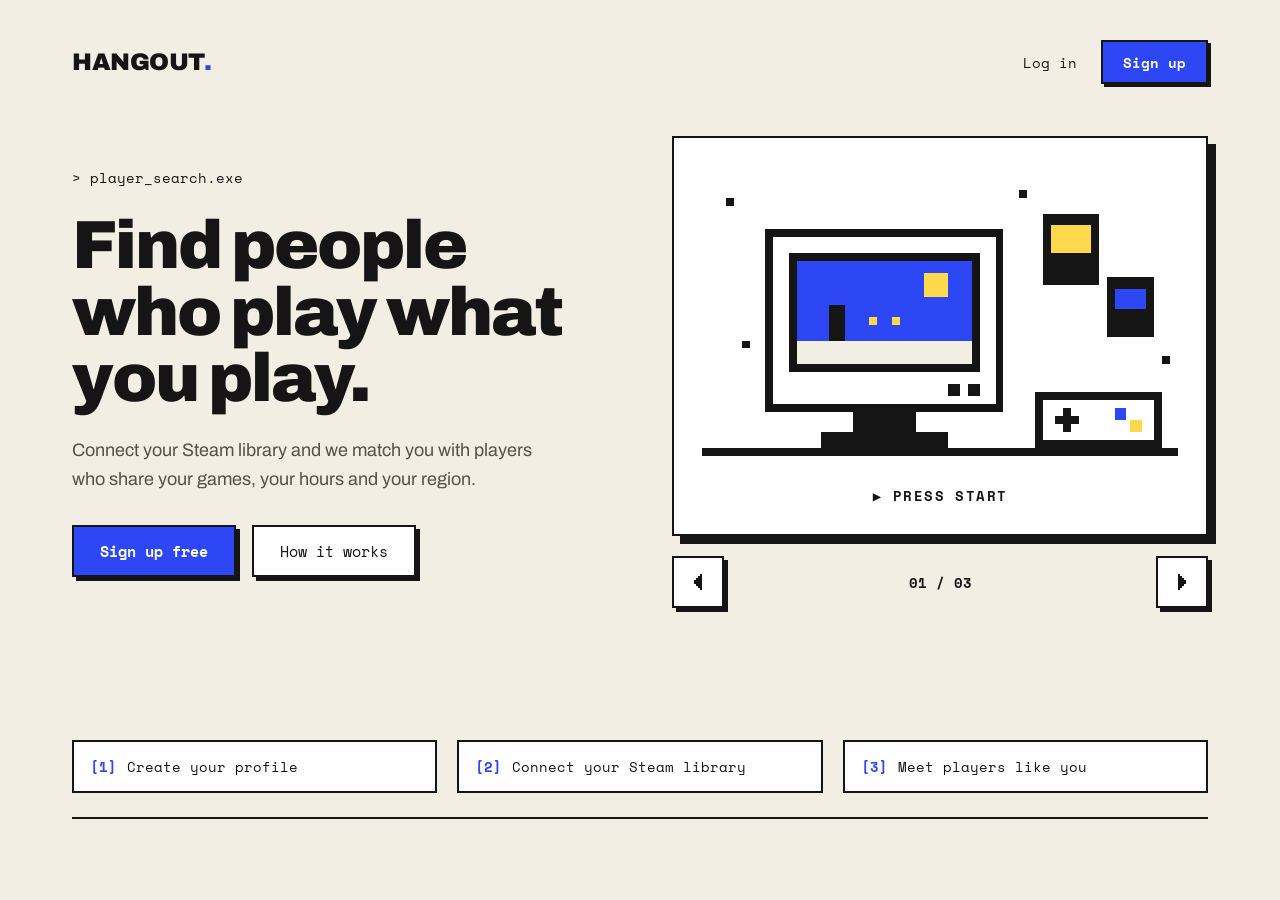
<file: index.html>
<!doctype html>
<html lang="en">
<head>
  <meta charset="utf-8">
  <meta name="viewport" content="width=device-width, initial-scale=1">
  <title>Hangout · Find people who play what you play</title>
  <link rel="preconnect" href="https://fonts.googleapis.com">
  <link rel="preconnect" href="https://fonts.gstatic.com" crossorigin>
  <link rel="stylesheet" href="https://fonts.googleapis.com/css2?family=Archivo:wght@400;500;800;900&family=Space+Mono:wght@400;700&display=swap">
  <link rel="stylesheet" href="css/base.css">
  <link rel="stylesheet" href="css/components.css">
  <script src="js/carousel.js" defer></script>
</head>
<body>
  <div class="page">

    <header class="site-header">
      <a href="index.html" class="logo">HANGOUT<span class="logo__dot">.</span></a>
      <nav class="site-nav">
        <a href="auth.html" class="nav-link">Log in</a>
        <a href="auth.html#signup" class="btn btn--primary btn--sm">Sign up</a>
      </nav>
    </header>

    <main class="hero">
      <section class="hero__text">
        <p class="terminal-line">&gt; player_search.exe</p>
        <h1 class="hero__title">Find people who play what you play.</h1>
        <p class="hero__lead">Connect your Steam library and we match you with players who share your games, your hours and your region.</p>
        <div class="hero__actions">
          <a href="auth.html#signup" class="btn btn--primary">Sign up free</a>
          <a href="#how-it-works" class="btn btn--secondary">How it works</a>
        </div>
      </section>

      <section class="carousel" aria-roledescription="carousel" aria-label="About Hangout">
        <div class="carousel__viewport">

          <!-- Slide 1: pixel-art scene -->
          <div class="slide is-active" data-duration="3000" role="group" aria-roledescription="slide" aria-label="1 of 3">
            <svg class="scene" viewBox="0 0 120 76" role="img" aria-labelledby="scene-title">
              <title id="scene-title">A retro TV playing a pixel game, with a controller and floating game cartridges</title>

              <!-- sparkles -->
              <rect class="px-ink blink" x="6" y="8" width="2" height="2"/>
              <rect class="px-ink blink blink--late" x="10" y="44" width="2" height="2"/>
              <rect class="px-ink blink" x="80" y="6" width="2" height="2"/>
              <rect class="px-ink blink blink--late" x="116" y="48" width="2" height="2"/>

              <!-- TV -->
              <rect class="px-ink" x="16" y="16" width="60" height="46"/>
              <rect class="px-white" x="18" y="18" width="56" height="42"/>
              <rect class="px-ink" x="22" y="22" width="48" height="30"/>
              <rect class="px-accent" x="24" y="24" width="44" height="26"/>
              <rect class="px-yellow" x="56" y="27" width="6" height="6"/>
              <rect class="px-cream" x="24" y="44" width="44" height="6"/>
              <rect class="px-ink" x="32" y="35" width="4" height="9"/>
              <rect class="px-yellow blink" x="42" y="38" width="2" height="2"/>
              <rect class="px-yellow blink blink--late" x="48" y="38" width="2" height="2"/>
              <rect class="px-ink" x="62" y="55" width="3" height="3"/>
              <rect class="px-ink" x="67" y="55" width="3" height="3"/>
              <rect class="px-ink" x="38" y="62" width="16" height="5"/>
              <rect class="px-ink" x="30" y="67" width="32" height="4"/>

              <!-- floor -->
              <rect class="px-ink" x="0" y="71" width="120" height="2"/>

              <!-- controller -->
              <rect class="px-ink" x="84" y="57" width="32" height="14"/>
              <rect class="px-white" x="86" y="59" width="28" height="10"/>
              <rect class="px-ink" x="89" y="63" width="6" height="2"/>
              <rect class="px-ink" x="91" y="61" width="2" height="6"/>
              <rect class="px-accent" x="104" y="61" width="3" height="3"/>
              <rect class="px-yellow" x="108" y="64" width="3" height="3"/>

              <!-- floating cartridges -->
              <g class="float">
                <rect class="px-ink" x="86" y="12" width="14" height="18"/>
                <rect class="px-yellow" x="88" y="15" width="10" height="7"/>
              </g>
              <g class="float float--late">
                <rect class="px-ink" x="102" y="28" width="12" height="15"/>
                <rect class="px-accent" x="104" y="31" width="8" height="5"/>
              </g>
            </svg>
            <p class="slide__caption"><span class="blink">▶</span> PRESS START</p>
          </div>

          <!-- Slide 2: profile preview -->
          <div class="slide" data-duration="3000" role="group" aria-roledescription="slide" aria-label="2 of 3">
            <p class="slide__label">&gt; your_card.preview</p>
            <div class="preview__head">
              <div class="avatar avatar--empty" aria-hidden="true">?</div>
              <div class="preview__who">
                <span class="preview__name">YOUR_NAME</span>
                <span class="preview__meta">LV 1 · Region not set</span>
              </div>
            </div>
            <ul class="game-list">
              <li class="game">
                <div class="game__row"><span>Your #1 game</span><span>??h</span></div>
                <div class="bar"></div>
              </li>
              <li class="game">
                <div class="game__row"><span>Your #2 game</span><span>??h</span></div>
                <div class="bar"></div>
              </li>
              <li class="game">
                <div class="game__row"><span>Your #3 game</span><span>??h</span></div>
                <div class="bar"></div>
              </li>
            </ul>
            <a href="auth.html#signup" class="btn btn--primary btn--block">Create your card</a>
          </div>

          <!-- Slide 3: quote -->
          <div class="slide slide--quote" data-duration="6500" role="group" aria-roledescription="slide" aria-label="3 of 3">
            <figure class="dialogue">
              <figcaption class="dialogue__speaker">HANGOUT</figcaption>
              <blockquote class="dialogue__text">
                <p>
                  <span class="visually-hidden">For those who believe games are a way of life.</span>
                  <span class="typewriter" aria-hidden="true">For those who believe games are a way of life.</span><span class="cursor" aria-hidden="true"></span>
                </p>
              </blockquote>
              <span class="dialogue__next" aria-hidden="true">▼</span>
            </figure>
          </div>

        </div>

        <div class="carousel__controls">
          <button type="button" class="btn btn--secondary carousel__arrow" data-dir="prev" aria-label="Previous slide">
            <svg class="icon" viewBox="0 0 8 8" aria-hidden="true"><path d="M5 0h1v8h-1v-1h-1v-1h-1v-1h-1v-2h1v-1h1v-1h1z"/></svg>
          </button>
          <span class="carousel__counter" aria-hidden="true">01 / 03</span>
          <button type="button" class="btn btn--secondary carousel__arrow" data-dir="next" aria-label="Next slide">
            <svg class="icon icon--flip" viewBox="0 0 8 8" aria-hidden="true"><path d="M5 0h1v8h-1v-1h-1v-1h-1v-1h-1v-2h1v-1h1v-1h1z"/></svg>
          </button>
        </div>
      </section>
    </main>

    <!-- The border-bottom of this section is the "ground" line -->
    <section class="steps" id="how-it-works">
      <h2 class="visually-hidden">How it works</h2>
      <ol class="steps__list">
        <li class="step"><strong class="step__num">[1]</strong><span>Create your profile</span></li>
        <li class="step"><strong class="step__num">[2]</strong><span>Connect your Steam library</span></li>
        <li class="step"><strong class="step__num">[3]</strong><span>Meet players like you</span></li>
      </ol>
    </section>

  </div>
</body>
</html>
</file>
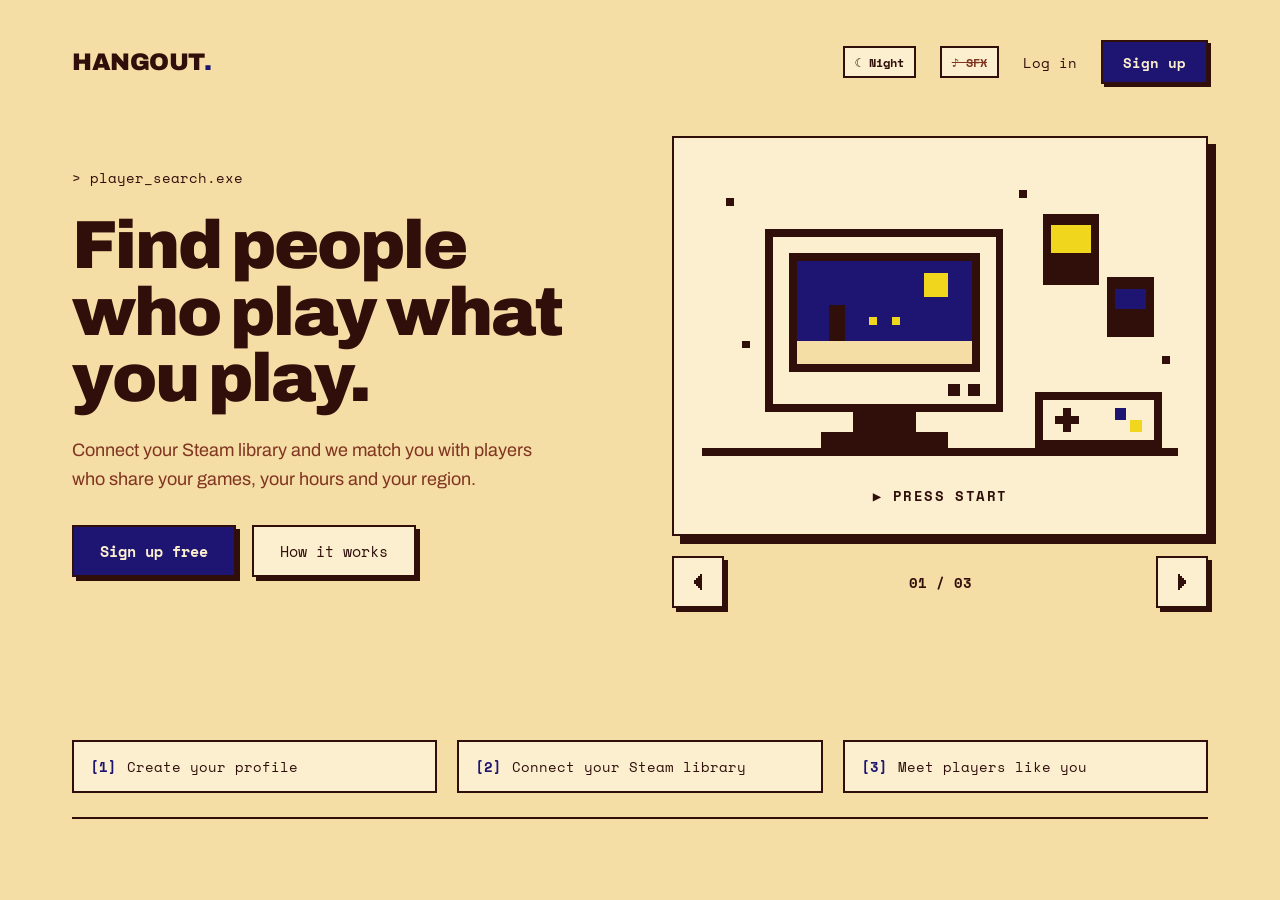
<file: frontend/index.html>
<!doctype html>
<html lang="en">

<head>
  <meta charset="utf-8">
  <meta name="viewport" content="width=device-width, initial-scale=1">
  <script src="js/theme-init.js"></script>
  <title>Hangout · Find people who play what you play</title>
  <link rel="preconnect" href="https://fonts.googleapis.com">
  <link rel="preconnect" href="https://fonts.gstatic.com" crossorigin>
  <link rel="stylesheet"
    href="https://fonts.googleapis.com/css2?family=Archivo:wght@400;500;800;900&family=Space+Mono:wght@400;700&display=swap">
  <link rel="stylesheet" href="css/base.css">
  <link rel="stylesheet" href="css/components.css">
  <link rel="stylesheet" href="css/fx.css">
  <link rel="stylesheet" href="css/theme.css">
  <script src="js/fx.js" defer></script>
  <script src="js/carousel.js" defer></script>
</head>

<body>
  <div class="page">

    <header class="site-header">
      <a href="index.html" class="logo">HANGOUT<span class="logo__dot">.</span></a>
      <nav class="site-nav">
        <a href="auth.html" class="nav-link">Log in</a>
        <a href="auth.html#signup" class="btn btn--primary btn--sm">Sign up</a>
      </nav>
    </header>

    <main class="hero">
      <section class="hero__text">
        <p class="terminal-line">&gt; player_search.exe</p>
        <h1 class="hero__title">Find people who play what you play.</h1>
        <p class="hero__lead">Connect your Steam library and we match you with players who share your games, your hours
          and your region.</p>
        <div class="hero__actions">
          <a href="auth.html#signup" class="btn btn--primary">Sign up free</a>
          <a href="#how-it-works" class="btn btn--secondary">How it works</a>
        </div>
      </section>

      <section class="carousel" aria-roledescription="carousel" aria-label="About Hangout">
        <div class="carousel__viewport">

          <!-- Slide 1: pixel-art scene -->
          <div class="slide is-active" data-duration="3000" role="group" aria-roledescription="slide"
            aria-label="1 of 3">
            <svg class="scene" viewBox="0 0 120 76" role="img" aria-labelledby="scene-title">
              <title id="scene-title">A retro TV playing a pixel game, with a controller and floating game cartridges
              </title>

              <!-- sparkles -->
              <rect class="px-ink blink" x="6" y="8" width="2" height="2" />
              <rect class="px-ink blink blink--late" x="10" y="44" width="2" height="2" />
              <rect class="px-ink blink" x="80" y="6" width="2" height="2" />
              <rect class="px-ink blink blink--late" x="116" y="48" width="2" height="2" />

              <!-- TV -->
              <rect class="px-ink" x="16" y="16" width="60" height="46" />
              <rect class="px-white" x="18" y="18" width="56" height="42" />
              <rect class="px-ink" x="22" y="22" width="48" height="30" />
              <rect class="px-accent" x="24" y="24" width="44" height="26" />
              <rect class="px-yellow" x="56" y="27" width="6" height="6" />
              <rect class="px-cream" x="24" y="44" width="44" height="6" />
              <rect class="px-ink" x="32" y="35" width="4" height="9" />
              <rect class="px-yellow blink" x="42" y="38" width="2" height="2" />
              <rect class="px-yellow blink blink--late" x="48" y="38" width="2" height="2" />
              <rect class="px-ink" x="62" y="55" width="3" height="3" />
              <rect class="px-ink" x="67" y="55" width="3" height="3" />
              <rect class="px-ink" x="38" y="62" width="16" height="5" />
              <rect class="px-ink" x="30" y="67" width="32" height="4" />

              <!-- floor -->
              <rect class="px-ink" x="0" y="71" width="120" height="2" />

              <!-- controller -->
              <rect class="px-ink" x="84" y="57" width="32" height="14" />
              <rect class="px-white" x="86" y="59" width="28" height="10" />
              <rect class="px-ink" x="89" y="63" width="6" height="2" />
              <rect class="px-ink" x="91" y="61" width="2" height="6" />
              <rect class="px-accent" x="104" y="61" width="3" height="3" />
              <rect class="px-yellow" x="108" y="64" width="3" height="3" />

              <!-- floating cartridges -->
              <g class="float">
                <rect class="px-ink" x="86" y="12" width="14" height="18" />
                <rect class="px-yellow" x="88" y="15" width="10" height="7" />
              </g>
              <g class="float float--late">
                <rect class="px-ink" x="102" y="28" width="12" height="15" />
                <rect class="px-accent" x="104" y="31" width="8" height="5" />
              </g>
            </svg>
            <p class="slide__caption"><span class="blink">▶</span> PRESS START</p>
          </div>

          <!-- Slide 2: profile preview -->
          <div class="slide" data-duration="3000" role="group" aria-roledescription="slide" aria-label="2 of 3">
            <p class="slide__label">&gt; your_card.preview</p>
            <div class="preview__head">
              <div class="avatar avatar--empty" aria-hidden="true">?</div>
              <div class="preview__who">
                <span class="preview__name">YOUR_NAME</span>
                <span class="preview__meta">LV 1 · Region not set</span>
              </div>
            </div>
            <ul class="game-list">
              <li class="game">
                <div class="game__row"><span>Your #1 game</span><span>??h</span></div>
                <div class="bar"></div>
              </li>
              <li class="game">
                <div class="game__row"><span>Your #2 game</span><span>??h</span></div>
                <div class="bar"></div>
              </li>
              <li class="game">
                <div class="game__row"><span>Your #3 game</span><span>??h</span></div>
                <div class="bar"></div>
              </li>
            </ul>
            <a href="auth.html#signup" class="btn btn--primary btn--block">Create your card</a>
          </div>

          <!-- Slide 3: quote -->
          <div class="slide slide--quote" data-duration="6500" role="group" aria-roledescription="slide"
            aria-label="3 of 3">
            <figure class="dialogue">
              <figcaption class="dialogue__speaker">HANGOUT</figcaption>
              <blockquote class="dialogue__text">
                <p>
                  <span class="visually-hidden">For those who believe games are a way of life.</span>
                  <span class="typewriter" aria-hidden="true">For those who believe games are a way of life.</span><span
                    class="cursor" aria-hidden="true"></span>
                </p>
              </blockquote>
              <span class="dialogue__next" aria-hidden="true">▼</span>
            </figure>
          </div>

        </div>

        <div class="carousel__controls">
          <button type="button" class="btn btn--secondary carousel__arrow" data-dir="prev" aria-label="Previous slide">
            <svg class="icon" viewBox="0 0 8 8" aria-hidden="true">
              <path d="M5 0h1v8h-1v-1h-1v-1h-1v-1h-1v-2h1v-1h1v-1h1z" />
            </svg>
          </button>
          <span class="carousel__counter" aria-hidden="true">01 / 03</span>
          <button type="button" class="btn btn--secondary carousel__arrow" data-dir="next" aria-label="Next slide">
            <svg class="icon icon--flip" viewBox="0 0 8 8" aria-hidden="true">
              <path d="M5 0h1v8h-1v-1h-1v-1h-1v-1h-1v-2h1v-1h1v-1h1z" />
            </svg>
          </button>
        </div>
      </section>
    </main>

    <!-- The border-bottom of this section is the "ground" line -->
    <section class="steps" id="how-it-works">
      <h2 class="visually-hidden">How it works</h2>
      <ol class="steps__list">
        <li class="step"><strong class="step__num">[1]</strong><span>Create your profile</span></li>
        <li class="step"><strong class="step__num">[2]</strong><span>Connect your Steam library</span></li>
        <li class="step"><strong class="step__num">[3]</strong><span>Meet players like you</span></li>
      </ol>
    </section>

  </div>
</body>

</html>
</file>
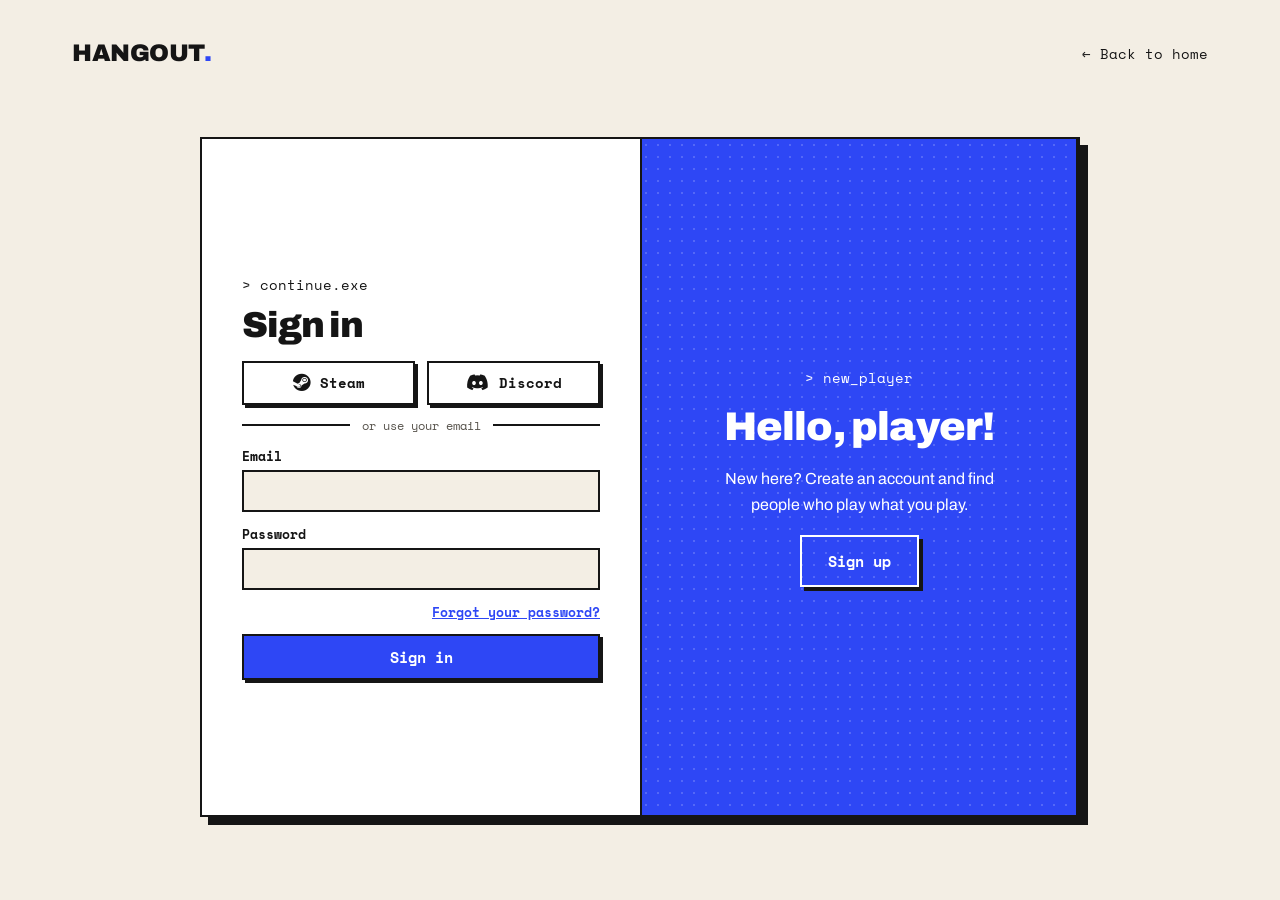
<file: auth.html>
<!doctype html>
<html lang="en">
<head>
  <meta charset="utf-8">
  <meta name="viewport" content="width=device-width, initial-scale=1">
  <title>Log in · Hangout</title>
  <link rel="preconnect" href="https://fonts.googleapis.com">
  <link rel="preconnect" href="https://fonts.gstatic.com" crossorigin>
  <link rel="stylesheet" href="https://fonts.googleapis.com/css2?family=Archivo:wght@400;500;800;900&family=Space+Mono:wght@400;700&display=swap">
  <link rel="stylesheet" href="https://cdnjs.cloudflare.com/ajax/libs/font-awesome/6.4.2/css/all.min.css">
  <link rel="stylesheet" href="css/base.css">
  <link rel="stylesheet" href="css/components.css">
  <link rel="stylesheet" href="css/auth.css">
  <script src="js/auth.js" defer></script>
</head>
<body>
  <div class="page auth-page">

    <header class="site-header">
      <a href="index.html" class="logo">HANGOUT<span class="logo__dot">.</span></a>
      <nav class="site-nav">
        <a href="index.html" class="nav-link">← Back to home</a>
      </nav>
    </header>

    <main class="auth-main">
      <h1 class="visually-hidden">Log in or create a Hangout account</h1>

      <!-- is-loading stops the slide animation from playing when the page first opens -->
      <div class="auth is-loading" id="auth">

        <!-- ===== Sign up ===== -->
        <div class="auth__form-wrap auth__form-wrap--signup" id="signup-wrap" inert>
          <form class="auth-form" id="signup-form" novalidate>
            <p class="auth-form__label">&gt; new_player.exe</p>
            <h2 class="auth-form__title">Create account</h2>

            <div class="social">
              <button type="button" class="btn btn--social" data-message="Steam sign-in will work once the backend is connected.">
                <i class="fab fa-steam" aria-hidden="true"></i>Steam
              </button>
              <button type="button" class="btn btn--social" data-message="Discord sign-in will work once the backend is connected.">
                <i class="fab fa-discord" aria-hidden="true"></i>Discord
              </button>
            </div>

            <p class="auth-divider">or use your email</p>

            <div class="field">
              <label class="field__label" for="su-username">Username</label>
              <input class="field__input" id="su-username" name="username" type="text"
                     autocomplete="username" data-rule="username" aria-describedby="su-username-error">
              <p class="field__error" id="su-username-error"></p>
            </div>

            <div class="field">
              <label class="field__label" for="su-email">Email</label>
              <input class="field__input" id="su-email" name="email" type="email"
                     autocomplete="email" data-rule="email" aria-describedby="su-email-error">
              <p class="field__error" id="su-email-error"></p>
            </div>

            <div class="field">
              <label class="field__label" for="su-password">Password</label>
              <input class="field__input" id="su-password" name="password" type="password"
                     autocomplete="new-password" data-rule="newPassword" aria-describedby="su-password-error">
              <p class="field__error" id="su-password-error"></p>
            </div>

            <div class="field">
              <label class="field__label" for="su-confirm">Confirm password</label>
              <input class="field__input" id="su-confirm" name="confirm" type="password"
                     autocomplete="new-password" data-rule="confirmPassword" aria-describedby="su-confirm-error">
              <p class="field__error" id="su-confirm-error"></p>
            </div>

            <p class="form-status" role="status"></p>
            <button type="submit" class="btn btn--primary btn--block">Sign up</button>

            <!-- Only shown on phones, where the sliding panel is hidden -->
            <p class="auth-switch">Already have an account?
              <button type="button" class="link-btn" data-show="signin">Sign in</button>
            </p>
          </form>
        </div>

        <!-- ===== Sign in ===== -->
        <div class="auth__form-wrap auth__form-wrap--signin" id="signin-wrap">
          <form class="auth-form" id="signin-form" novalidate>
            <p class="auth-form__label">&gt; continue.exe</p>
            <h2 class="auth-form__title">Sign in</h2>

            <div class="social">
              <button type="button" class="btn btn--social" data-message="Steam sign-in will work once the backend is connected.">
                <i class="fab fa-steam" aria-hidden="true"></i>Steam
              </button>
              <button type="button" class="btn btn--social" data-message="Discord sign-in will work once the backend is connected.">
                <i class="fab fa-discord" aria-hidden="true"></i>Discord
              </button>
            </div>

            <p class="auth-divider">or use your email</p>

            <div class="field">
              <label class="field__label" for="si-email">Email</label>
              <input class="field__input" id="si-email" name="email" type="email"
                     autocomplete="email" data-rule="email" aria-describedby="si-email-error">
              <p class="field__error" id="si-email-error"></p>
            </div>

            <div class="field">
              <label class="field__label" for="si-password">Password</label>
              <input class="field__input" id="si-password" name="password" type="password"
                     autocomplete="current-password" data-rule="password" aria-describedby="si-password-error">
              <p class="field__error" id="si-password-error"></p>
            </div>

            <div class="auth-form__row">
              <button type="button" class="link-btn" data-message="Password reset will work once the backend is connected.">Forgot your password?</button>
            </div>

            <p class="form-status" role="status"></p>
            <button type="submit" class="btn btn--primary btn--block">Sign in</button>

            <p class="auth-switch">No account yet?
              <button type="button" class="link-btn" data-show="signup">Sign up</button>
            </p>
          </form>
        </div>

        <!-- ===== Sliding blue panel ===== -->
        <div class="auth__toggle-wrap">
          <div class="auth__toggle">
            <!-- Shown next to the SIGN UP form -->
            <div class="toggle-panel toggle-panel--left" id="panel-left" inert>
              <p class="toggle-panel__label">&gt; returning_player</p>
              <p class="toggle-panel__title">Welcome back<span class="blink">!</span></p>
              <p class="toggle-panel__text">Already have an account? Sign in and pick up where you left off.</p>
              <button type="button" class="btn btn--ghost" data-show="signin">Sign in</button>
            </div>

            <!-- Shown next to the SIGN IN form -->
            <div class="toggle-panel toggle-panel--right" id="panel-right">
              <p class="toggle-panel__label">&gt; new_player</p>
              <p class="toggle-panel__title">Hello, player<span class="blink">!</span></p>
              <p class="toggle-panel__text">New here? Create an account and find people who play what you play.</p>
              <button type="button" class="btn btn--ghost" data-show="signup">Sign up</button>
            </div>
          </div>
        </div>

      </div>
    </main>

  </div>
</body>
</html>
</file>
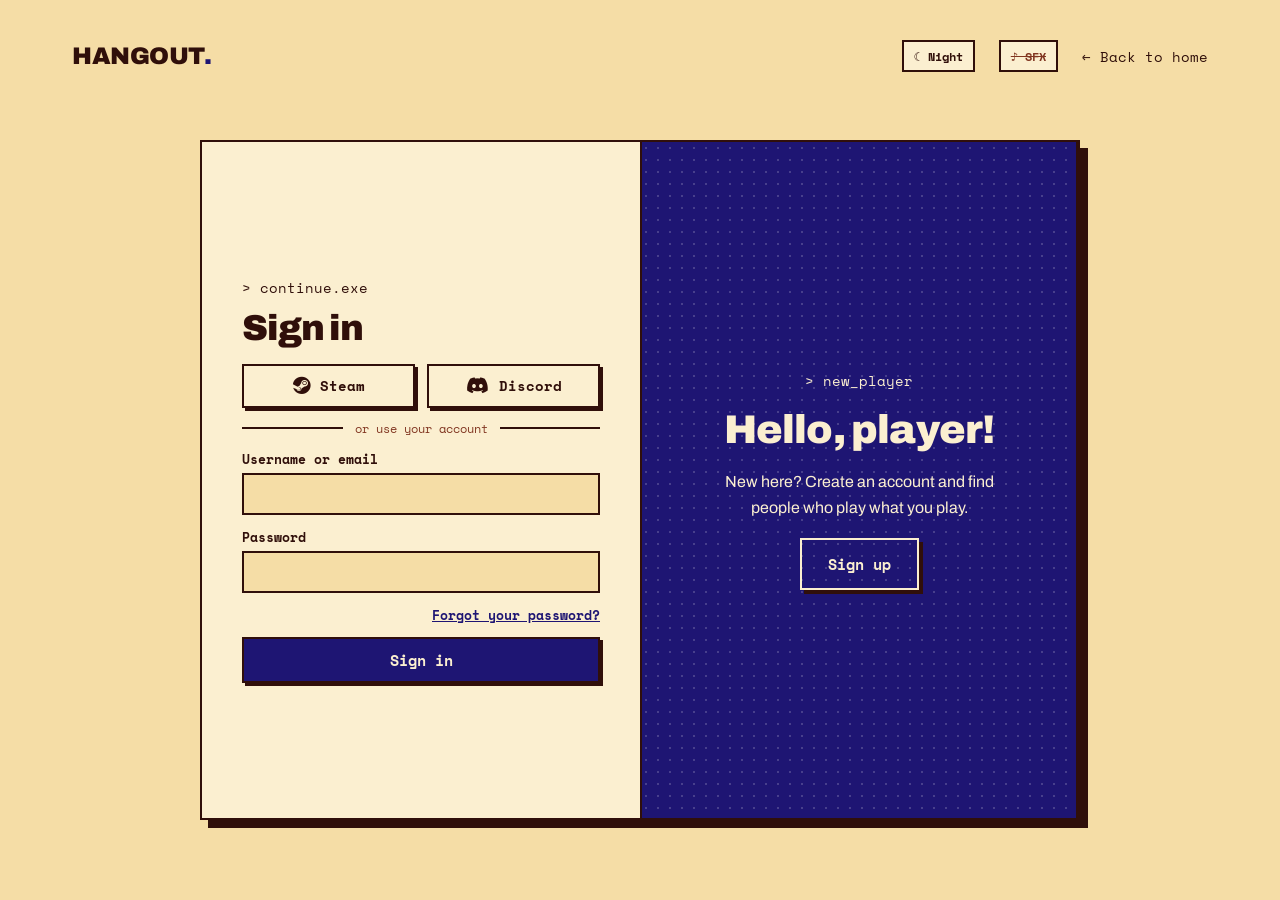
<file: frontend/auth.html>
<!doctype html>
<html lang="en">

<head>
  <meta charset="utf-8">
  <meta name="viewport" content="width=device-width, initial-scale=1">
  <script src="js/theme-init.js"></script>
  <title>Log in · Hangout</title>
  <link rel="preconnect" href="https://fonts.googleapis.com">
  <link rel="preconnect" href="https://fonts.gstatic.com" crossorigin>
  <link rel="stylesheet"
    href="https://fonts.googleapis.com/css2?family=Archivo:wght@400;500;800;900&family=Space+Mono:wght@400;700&display=swap">
  <link rel="stylesheet" href="https://cdnjs.cloudflare.com/ajax/libs/font-awesome/6.4.2/css/all.min.css">
  <link rel="stylesheet" href="css/base.css">
  <link rel="stylesheet" href="css/components.css">
  <link rel="stylesheet" href="css/fx.css">
  <link rel="stylesheet" href="css/auth.css">
  <link rel="stylesheet" href="css/theme.css">
  <script src="js/fx.js" defer></script>
  <script src="js/auth.js" defer></script>
</head>

<body>
  <div class="page auth-page">

    <header class="site-header">
      <a href="index.html" class="logo">HANGOUT<span class="logo__dot">.</span></a>
      <nav class="site-nav">
        <a href="index.html" class="nav-link">← Back to home</a>
      </nav>
    </header>

    <main class="auth-main">
      <h1 class="visually-hidden">Log in or create a Hangout account</h1>

      <!-- is-loading stops the slide animation from playing when the page first opens -->
      <div class="auth is-loading" id="auth">

        <!-- ===== Sign up ===== -->
        <div class="auth__form-wrap auth__form-wrap--signup" id="signup-wrap" inert>
          <form class="auth-form" id="signup-form" novalidate>
            <p class="auth-form__label">&gt; new_player.exe</p>
            <h2 class="auth-form__title">Create account</h2>

            <div class="social">
              <button type="button" class="btn btn--social"
                data-message="Steam sign-in will work once the backend is connected.">
                <i class="fab fa-steam" aria-hidden="true"></i>Steam
              </button>
              <button type="button" class="btn btn--social"
                data-message="Discord sign-in will work once the backend is connected.">
                <i class="fab fa-discord" aria-hidden="true"></i>Discord
              </button>
            </div>

            <p class="auth-divider">or use your email</p>

            <div class="field">
              <label class="field__label" for="su-username">Username</label>
              <input class="field__input" id="su-username" name="username" type="text" autocomplete="username"
                data-rule="username" aria-describedby="su-username-error">
              <p class="field__error" id="su-username-error"></p>
            </div>

            <div class="field">
              <label class="field__label" for="su-email">Email</label>
              <input class="field__input" id="su-email" name="email" type="email" autocomplete="email" data-rule="email"
                aria-describedby="su-email-error">
              <p class="field__error" id="su-email-error"></p>
            </div>

            <div class="field">
              <label class="field__label" for="su-password">Password</label>
              <input class="field__input" id="su-password" name="password" type="password" autocomplete="new-password"
                data-rule="newPassword" aria-describedby="su-password-error">
              <p class="field__error" id="su-password-error"></p>
            </div>

            <div class="field">
              <label class="field__label" for="su-confirm">Confirm password</label>
              <input class="field__input" id="su-confirm" name="confirm" type="password" autocomplete="new-password"
                data-rule="confirmPassword" aria-describedby="su-confirm-error">
              <p class="field__error" id="su-confirm-error"></p>
            </div>

            <p class="form-status" role="status"></p>
            <button type="submit" class="btn btn--primary btn--block">Sign up</button>

            <!-- Only shown on phones, where the sliding panel is hidden -->
            <p class="auth-switch">Already have an account?
              <button type="button" class="link-btn" data-show="signin">Sign in</button>
            </p>
          </form>
        </div>

        <!-- ===== Sign in ===== -->
        <div class="auth__form-wrap auth__form-wrap--signin" id="signin-wrap">
          <form class="auth-form" id="signin-form" novalidate>
            <p class="auth-form__label">&gt; continue.exe</p>
            <h2 class="auth-form__title">Sign in</h2>

            <div class="social">
              <button type="button" class="btn btn--social"
                data-message="Steam sign-in will work once the backend is connected.">
                <i class="fab fa-steam" aria-hidden="true"></i>Steam
              </button>
              <button type="button" class="btn btn--social"
                data-message="Discord sign-in will work once the backend is connected.">
                <i class="fab fa-discord" aria-hidden="true"></i>Discord
              </button>
            </div>

            <p class="auth-divider">or use your account</p>

            <div class="field">
              <label class="field__label" for="si-login">Username or email</label>
              <input class="field__input" id="si-login" name="login" type="text" autocomplete="username"
                spellcheck="false" data-rule="login" aria-describedby="si-login-error">
              <p class="field__error" id="si-login-error"></p>
            </div>

            <div class="field">
              <label class="field__label" for="si-password">Password</label>
              <input class="field__input" id="si-password" name="password" type="password"
                autocomplete="current-password" data-rule="password" aria-describedby="si-password-error">
              <p class="field__error" id="si-password-error"></p>
            </div>

            <div class="auth-form__row">
              <button type="button" class="link-btn"
                data-message="Password reset will work once the backend is connected.">Forgot your password?</button>
            </div>

            <p class="form-status" role="status"></p>
            <button type="submit" class="btn btn--primary btn--block">Sign in</button>

            <p class="auth-switch">No account yet?
              <button type="button" class="link-btn" data-show="signup">Sign up</button>
            </p>
          </form>
        </div>

        <!-- ===== Sliding blue panel ===== -->
        <div class="auth__toggle-wrap">
          <div class="auth__toggle">
            <!-- Shown next to the SIGN UP form -->
            <div class="toggle-panel toggle-panel--left" id="panel-left" inert>
              <p class="toggle-panel__label">&gt; returning_player</p>
              <p class="toggle-panel__title">Welcome back<span class="blink">!</span></p>
              <p class="toggle-panel__text">Already have an account? Sign in and pick up where you left off.</p>
              <button type="button" class="btn btn--ghost" data-show="signin">Sign in</button>
            </div>

            <!-- Shown next to the SIGN IN form -->
            <div class="toggle-panel toggle-panel--right" id="panel-right">
              <p class="toggle-panel__label">&gt; new_player</p>
              <p class="toggle-panel__title">Hello, player<span class="blink">!</span></p>
              <p class="toggle-panel__text">New here? Create an account and find people who play what you play.</p>
              <button type="button" class="btn btn--ghost" data-show="signup">Sign up</button>
            </div>
          </div>
        </div>

      </div>
    </main>

  </div>
</body>

</html>
</file>
<file: css/base.css>
/* ===== Design tokens: change the look here, nowhere else ===== */
:root {
  --bg: #F3EEE4;          /* cream page */
  --surface: #FFFFFF;     /* cards, boxes */
  --ink: #151515;         /* text, borders, shadows */
  --muted: #55514A;       /* secondary text */
  --accent: #2E47F5;      /* blue buttons, bars */
  --accent-hover: #1A2FC4;
  --yellow: #FFD84D;      /* highlights */
  --danger:#C2261B;

  --font-display: "Archivo", sans-serif;
  --font-mono: "Space Mono", monospace;

  --border: 2px solid var(--ink);
  --shadow-sm: 3px 3px 0 var(--ink);
  --shadow-md: 4px 4px 0 var(--ink);
  --shadow-lg: 8px 8px 0 var(--ink);

  --page-max: 1280px;
  --page-pad: 72px;
}

/* ===== Reset ===== */
*, *::before, *::after { box-sizing: border-box; }

body {
  margin: 0;
  background: var(--bg);
  color: var(--ink);
  font-family: var(--font-display);
  -webkit-font-smoothing: antialiased;
}

h1, h2, h3, p, figure, blockquote { margin: 0; }
ul, ol { margin: 0; padding: 0; list-style: none; }

a { color: var(--accent); }
a:hover { color: var(--accent-hover); }

/* Visible keyboard focus everywhere */
:focus-visible {
  outline: 3px solid var(--accent);
  outline-offset: 3px;
}

/* Hidden visually but still read by screen readers */
.visually-hidden {
  position: absolute;
  width: 1px;
  height: 1px;
  overflow: hidden;
  clip: rect(0 0 0 0);
  white-space: nowrap;
}

/* Shared retro blink, used by several components */
@keyframes blink {
  50% { opacity: 0; }
}

/* Turn off animation for people who ask for less motion */
@media (prefers-reduced-motion: reduce) {
  *, *::before, *::after {
    animation-duration: 0.001ms !important;
    animation-iteration-count: 1 !important;
    transition-duration: 0.001ms !important;
  }
}

/* The hidden attribute must win over display: flex / grid below.
   (You can move this line into base.css so every page gets it.) */
[hidden] { display: none !important; }
</file>
<file: css/components.css>
/* ===== Page layout ===== */
.page {
  max-width: var(--page-max);
  margin: 0 auto;
  padding: 40px var(--page-pad) 64px;
  display: flex;
  flex-direction: column;
  gap: 52px;
}

/* ===== Header ===== */
.site-header {
  display: flex;
  justify-content: space-between;
  align-items: center;
}

.logo {
  font-weight: 900;
  font-size: 24px;
  letter-spacing: -0.02em;
  color: var(--ink);
  text-decoration: none;
}
.logo:hover { color: var(--ink); }
.logo__dot { color: var(--accent); }

.site-nav {
  display: flex;
  align-items: center;
  gap: 24px;
}

.nav-link {
  font-family: var(--font-mono);
  font-size: 14px;
  color: var(--ink);
  text-decoration: none;
}
.nav-link:hover { text-decoration: underline; color: var(--ink); }

/* ===== Buttons ===== */
.btn {
  display: inline-flex;
  align-items: center;
  justify-content: center;
  height: 52px;
  padding: 0 26px;
  border: var(--border);
  box-shadow: var(--shadow-md);
  font-family: var(--font-mono);
  font-size: 15px;
  text-decoration: none;
  cursor: pointer;
  transition: transform 80ms ease, box-shadow 80ms ease;
}

/* The "press": move the button by the same amount the shadow shrinks */
.btn:hover {
  transform: translate(2px, 2px);
  box-shadow: 2px 2px 0 var(--ink);
}
.btn:active {
  transform: translate(4px, 4px);
  box-shadow: 0 0 0 var(--ink);
}

.btn--primary { background: var(--accent); color: #FFFFFF; font-weight: 700; }
.btn--primary:hover { color: #FFFFFF; }

.btn--secondary { background: var(--surface); color: var(--ink); }
.btn--secondary:hover { color: var(--ink); }

.btn--sm {
  height: 44px;
  padding: 0 20px;
  font-size: 14px;
  box-shadow: var(--shadow-sm);
}
.btn--sm:hover { transform: translate(1px, 1px); box-shadow: 2px 2px 0 var(--ink); }
.btn--sm:active { transform: translate(3px, 3px); box-shadow: 0 0 0 var(--ink); }

.btn--block { width: 100%; height: 46px; box-shadow: var(--shadow-sm); }
.btn--block:hover { transform: translate(1px, 1px); box-shadow: 2px 2px 0 var(--ink); }
.btn--block:active { transform: translate(3px, 3px); box-shadow: 0 0 0 var(--ink); }

/* ===== Hero ===== */
.hero {
  display: grid;
  grid-template-columns: repeat(2, minmax(0, 1fr));
  gap: 64px;
  align-items: center;
}

.hero__text {
  display: flex;
  flex-direction: column;
  gap: 24px;
}

.terminal-line {
  font-family: var(--font-mono);
  font-size: 14px;
}

.hero__title {
  font-weight: 900;
  font-size: 68px;
  line-height: 0.98;
  letter-spacing: -0.03em;
}

.hero__lead {
  max-width: 480px;
  font-size: 18px;
  line-height: 1.6;
  color: var(--muted);
}

.hero__actions {
  display: flex;
  flex-wrap: wrap;
  gap: 16px;
  margin-top: 8px;
}

/* ===== Carousel ===== */
.carousel {
  display: flex;
  flex-direction: column;
  gap: 20px;
}

/* All slides sit in the same grid cell, stacked on top of each other.
   Only the active one is visible, so looping never "rewinds". */
.carousel__viewport {
  display: grid;
  min-height: 380px;
  overflow: hidden;
  background: var(--surface);
  border: var(--border);
  box-shadow: var(--shadow-lg);
}

.slide {
  grid-area: 1 / 1;
  padding: 28px;
  display: flex;
  flex-direction: column;
  justify-content: center;
  gap: 18px;
  visibility: hidden;
  opacity: 0;
}

.slide.is-active {
  visibility: visible;
  opacity: 1;
}

/* steps(4) makes the slide-in chunky, like an old game */
.slide.enter-right { animation: enter-right 240ms steps(4) both; }
.slide.enter-left  { animation: enter-left 240ms steps(4) both; }

@keyframes enter-right {
  from { transform: translateX(32px); opacity: 0; }
  to   { transform: none; opacity: 1; }
}
@keyframes enter-left {
  from { transform: translateX(-32px); opacity: 0; }
  to   { transform: none; opacity: 1; }
}

.slide__label,
.slide__caption {
  font-family: var(--font-mono);
  font-size: 14px;
}

.slide__caption {
  text-align: center;
  font-weight: 700;
  letter-spacing: 0.1em;
}

.carousel__controls {
  display: flex;
  align-items: center;
  justify-content: space-between;
}

.carousel__arrow {
  width: 52px;
  padding: 0;
}

.carousel__counter {
  font-family: var(--font-mono);
  font-weight: 700;
  font-size: 14px;
}

.icon {
  width: 16px;
  height: 16px;
  fill: currentColor;
  shape-rendering: crispEdges;
}
.icon--flip { transform: scaleX(-1); }

/* ===== Slide 1: pixel scene ===== */
.scene {
  display: block;
  width: 100%;
  height: auto;
  shape-rendering: crispEdges; /* keeps the "pixels" sharp */
}

.px-ink    { fill: var(--ink); }
.px-white  { fill: var(--surface); }
.px-accent { fill: var(--accent); }
.px-yellow { fill: var(--yellow); }
.px-cream  { fill: var(--bg); }

.blink { animation: blink 1s steps(1) infinite; }
.blink--late { animation-delay: 0.5s; }

.float { animation: float 1.6s steps(2) infinite alternate; }
.float--late { animation-delay: 0.8s; }

@keyframes float {
  to { transform: translateY(-2px); }
}

/* ===== Slide 2: profile preview ===== */
.preview__head {
  display: flex;
  align-items: center;
  gap: 16px;
}

.avatar {
  width: 56px;
  height: 56px;
  flex-shrink: 0;
  display: flex;
  align-items: center;
  justify-content: center;
  font-weight: 900;
  font-size: 20px;
}

.avatar--empty {
  background: var(--bg);
  border: 2px dashed var(--ink);
}

.preview__who {
  display: flex;
  flex-direction: column;
  gap: 4px;
}

.preview__name { font-weight: 800; font-size: 19px; }

.preview__meta {
  font-family: var(--font-mono);
  font-size: 13px;
  color: var(--muted);
}

.game-list {
  display: flex;
  flex-direction: column;
  gap: 12px;
  font-family: var(--font-mono);
  font-size: 14px;
}

.game {
  display: flex;
  flex-direction: column;
  gap: 6px;
}

.game__row {
  display: flex;
  justify-content: space-between;
  color: var(--muted);
}

.bar {
  height: 16px;
  border: var(--border);
  background: var(--surface);
}

/* ===== Slide 3: quote as a game dialogue box ===== */
.dialogue {
  position: relative;
  padding: 36px 28px 40px;
  background: var(--ink);
  color: var(--surface);
  /* double pixel frame: white line inside the dark box */
  box-shadow: inset 0 0 0 4px var(--ink), inset 0 0 0 6px var(--surface);
}

.dialogue__speaker {
  position: absolute;
  top: -14px;
  left: 20px;
  padding: 4px 10px;
  background: var(--yellow);
  color: var(--ink);
  border: var(--border);
  font-family: var(--font-mono);
  font-weight: 700;
  font-size: 13px;
}

.dialogue__text {
  font-family: var(--font-mono);
  font-weight: 700;
  font-size: 22px;
  line-height: 1.5;
}

.cursor {
  display: inline-block;
  width: 0.6em;
  height: 1.1em;
  margin-left: 4px;
  vertical-align: text-bottom;
  background: var(--yellow);
  animation: blink 1s steps(1) infinite;
}

.dialogue__next {
  position: absolute;
  right: 18px;
  bottom: 12px;
  color: var(--yellow);
  font-size: 14px;
  animation: blink 1s steps(1) infinite;
}

/* ===== How it works ===== */
.steps {
  padding-top: 80px;               /* room for a running sprite later */
  padding-bottom: 24px;
  border-bottom: var(--border);    /* the "ground" line */
}

.steps__list {
  display: grid;
  grid-template-columns: repeat(3, minmax(0, 1fr));
  gap: 20px;
  font-family: var(--font-mono);
  font-size: 14px;
}

.step {
  display: flex;
  align-items: center;
  gap: 10px;
  padding: 14px 16px;
  border: var(--border);
  background: var(--surface);
}

.step__num { color: var(--accent); }

/* ===== Smaller screens ===== */
@media (max-width: 960px) {
  :root { --page-pad: 32px; }

  .hero { grid-template-columns: minmax(0, 1fr); gap: 40px; }
  .hero__title { font-size: 52px; }
}

@media (max-width: 640px) {
  :root { --page-pad: 16px; }

  .page { padding-top: 24px; gap: 40px; }
  .hero__title { font-size: 40px; }
  .steps__list { grid-template-columns: minmax(0, 1fr); }
  .site-nav { gap: 16px; }
  .carousel__viewport { min-height: 340px; }
  .dialogue__text { font-size: 18px; }
}

/* ===== Empty states ===== */
.empty-state {
  padding: 32px 24px;
  border: 2px dashed var(--ink);
  text-align: center;
  font-family: var(--font-mono);
  font-size: 14px;
  color: var(--muted);
}

/* A button that has been "used", like a sent friend request */
.btn:disabled,
.btn:disabled:hover {
  cursor: default;
  transform: translate(3px, 3px);
  box-shadow: 0 0 0 var(--ink);
  background: var(--surface);
  color: var(--muted);
}

/* ===== Logged-in header avatar ===== */
.nav-avatar {
  width: 36px;
  height: 36px;
  display: flex;
  align-items: center;
  justify-content: center;
  overflow: hidden;
  background: var(--yellow);
  border: var(--border);
  color: var(--ink);
  font-weight: 900;
  font-size: 14px;
  text-decoration: none;
}
.nav-avatar:hover { color: var(--ink); box-shadow: var(--shadow-sm); }

.nav-avatar img,
.profile-avatar img,
.friend-card__avatar img {
  width: 100%;
  height: 100%;
  object-fit: cover;
}

/* ===== Header: active link + account menu ===== */
.nav-link--active {
  font-weight: 700;
  text-decoration: underline;
  text-decoration-thickness: 2px;
  text-underline-offset: 6px;
}

.account { position: relative; }

.account__button {
  display: flex;
  align-items: center;
  gap: 6px;
  padding: 0;
  border: none;
  background: none;
  color: var(--ink);
  font-family: var(--font-mono);
  font-size: 12px;
  cursor: pointer;
}
.account__button:hover .nav-avatar { box-shadow: var(--shadow-sm); }

.account__menu {
  position: absolute;
  top: calc(100% + 10px);
  right: 0;
  z-index: 10;
  min-width: 180px;
  background: var(--surface);
  border: var(--border);
  box-shadow: var(--shadow-md);
}

.account__menu a {
  display: block;
  padding: 12px 16px;
  color: var(--ink);
  font-family: var(--font-mono);
  font-size: 14px;
  text-decoration: none;
}
.account__menu li + li a { border-top: var(--border); }
.account__menu a:hover { background: var(--yellow); color: var(--ink); }
</file>
<file: frontend/css/base.css>
/* ===== Design tokens: change the look here, nowhere else ===== */
:root {
  /* ===== Parchment day (the default theme) ===== */
  --bg: #F5DDA6;            /* parchment page */
  --surface: #FBEFD0;       /* cards, boxes */
  --ink: #300F0A;           /* text, borders, hard shadows */
  --muted: #803520;         /* secondary text */
  --accent: #1E1573;        /* indigo: main buttons, links */
  --accent-hover: #A02018;  /* crimson */
  --yellow: #F0D71E;        /* gold highlights */
  --danger: #A02018;        /* errors */

  /* Text that sits ON a coloured fill */
  --on-ink: #FBEFD0;        /* on --ink or --accent backgrounds */
  --on-yellow: #300F0A;     /* on gold backgrounds */

  /* Diagonal stripe pattern, mixed from the ink colour */
  --hatch: color-mix(in srgb, var(--ink) 12%, transparent);

  --font-display: "Archivo", sans-serif;
  --font-mono: "Space Mono", monospace;

  --border: 2px solid var(--ink);
  --shadow-sm: 3px 3px 0 var(--ink);
  --shadow-md: 4px 4px 0 var(--ink);
  --shadow-lg: 8px 8px 0 var(--ink);

  --page-max: 1280px;
  --page-pad: 72px;
}

/* ===== Reset ===== */
*, *::before, *::after { box-sizing: border-box; }

body {
  margin: 0;
  background: var(--bg);
  color: var(--ink);
  font-family: var(--font-display);
  -webkit-font-smoothing: antialiased;
}

h1, h2, h3, p, figure, blockquote { margin: 0; }
ul, ol { margin: 0; padding: 0; list-style: none; }

a { color: var(--accent); }
a:hover { color: var(--accent-hover); }

/* Visible keyboard focus everywhere */
:focus-visible {
  outline: 3px solid var(--accent);
  outline-offset: 3px;
}

/* Hidden visually but still read by screen readers */
.visually-hidden {
  position: absolute;
  width: 1px;
  height: 1px;
  overflow: hidden;
  clip: rect(0 0 0 0);
  white-space: nowrap;
}

/* Shared retro blink, used by several components */
@keyframes blink {
  50% { opacity: 0; }
}

/* Turn off animation for people who ask for less motion */
@media (prefers-reduced-motion: reduce) {
  *, *::before, *::after {
    animation-duration: 0.001ms !important;
    animation-iteration-count: 1 !important;
    transition-duration: 0.001ms !important;
  }
}

/* The hidden attribute must win over display: flex / grid below.
   (You can move this line into base.css so every page gets it.) */
[hidden] { display: none !important; }
</file>
<file: frontend/css/components.css>
/* ===== Page layout ===== */
.page {
  max-width: var(--page-max);
  margin: 0 auto;
  padding: 40px var(--page-pad) 64px;
  display: flex;
  flex-direction: column;
  gap: 52px;
}

/* ===== Header ===== */
.site-header {
  display: flex;
  justify-content: space-between;
  align-items: center;
}

.logo {
  font-weight: 900;
  font-size: 24px;
  letter-spacing: -0.02em;
  color: var(--ink);
  text-decoration: none;
}
.logo:hover { color: var(--ink); }
.logo__dot { color: var(--accent); }

.site-nav {
  display: flex;
  align-items: center;
  gap: 24px;
}

.nav-link {
  font-family: var(--font-mono);
  font-size: 14px;
  color: var(--ink);
  text-decoration: none;
}
.nav-link:hover { text-decoration: underline; color: var(--ink); }

/* ===== Buttons ===== */
.btn {
  display: inline-flex;
  align-items: center;
  justify-content: center;
  height: 52px;
  padding: 0 26px;
  border: var(--border);
  box-shadow: var(--shadow-md);
  font-family: var(--font-mono);
  font-size: 15px;
  text-decoration: none;
  cursor: pointer;
  transition: transform 80ms ease, box-shadow 80ms ease;
}

/* The "press": move the button by the same amount the shadow shrinks */
.btn:hover {
  transform: translate(2px, 2px);
  box-shadow: 2px 2px 0 var(--ink);
}
.btn:active {
  transform: translate(4px, 4px);
  box-shadow: 0 0 0 var(--ink);
}

.btn--primary { background: var(--accent); color: var(--on-ink); font-weight: 700; }
.btn--primary:hover { color: var(--on-ink); }

.btn--secondary { background: var(--surface); color: var(--ink); }
.btn--secondary:hover { color: var(--ink); }

.btn--sm {
  height: 44px;
  padding: 0 20px;
  font-size: 14px;
  box-shadow: var(--shadow-sm);
}
.btn--sm:hover { transform: translate(1px, 1px); box-shadow: 2px 2px 0 var(--ink); }
.btn--sm:active { transform: translate(3px, 3px); box-shadow: 0 0 0 var(--ink); }

.btn--block { width: 100%; height: 46px; box-shadow: var(--shadow-sm); }
.btn--block:hover { transform: translate(1px, 1px); box-shadow: 2px 2px 0 var(--ink); }
.btn--block:active { transform: translate(3px, 3px); box-shadow: 0 0 0 var(--ink); }

/* ===== Hero ===== */
.hero {
  display: grid;
  grid-template-columns: repeat(2, minmax(0, 1fr));
  gap: 64px;
  align-items: center;
}

.hero__text {
  display: flex;
  flex-direction: column;
  gap: 24px;
}

.terminal-line {
  font-family: var(--font-mono);
  font-size: 14px;
}

.hero__title {
  font-weight: 900;
  font-size: 68px;
  line-height: 0.98;
  letter-spacing: -0.03em;
}

.hero__lead {
  max-width: 480px;
  font-size: 18px;
  line-height: 1.6;
  color: var(--muted);
}

.hero__actions {
  display: flex;
  flex-wrap: wrap;
  gap: 16px;
  margin-top: 8px;
}

/* ===== Carousel ===== */
.carousel {
  display: flex;
  flex-direction: column;
  gap: 20px;
}

/* All slides sit in the same grid cell, stacked on top of each other.
   Only the active one is visible, so looping never "rewinds". */
.carousel__viewport {
  display: grid;
  min-height: 380px;
  overflow: hidden;
  background: var(--surface);
  border: var(--border);
  box-shadow: var(--shadow-lg);
}

.slide {
  grid-area: 1 / 1;
  padding: 28px;
  display: flex;
  flex-direction: column;
  justify-content: center;
  gap: 18px;
  visibility: hidden;
  opacity: 0;
}

.slide.is-active {
  visibility: visible;
  opacity: 1;
}

/* steps(4) makes the slide-in chunky, like an old game */
.slide.enter-right { animation: enter-right 240ms steps(4) both; }
.slide.enter-left  { animation: enter-left 240ms steps(4) both; }

@keyframes enter-right {
  from { transform: translateX(32px); opacity: 0; }
  to   { transform: none; opacity: 1; }
}
@keyframes enter-left {
  from { transform: translateX(-32px); opacity: 0; }
  to   { transform: none; opacity: 1; }
}

.slide__label,
.slide__caption {
  font-family: var(--font-mono);
  font-size: 14px;
}

.slide__caption {
  text-align: center;
  font-weight: 700;
  letter-spacing: 0.1em;
}

.carousel__controls {
  display: flex;
  align-items: center;
  justify-content: space-between;
}

.carousel__arrow {
  width: 52px;
  padding: 0;
}

.carousel__counter {
  font-family: var(--font-mono);
  font-weight: 700;
  font-size: 14px;
}

.icon {
  width: 16px;
  height: 16px;
  fill: currentColor;
  shape-rendering: crispEdges;
}
.icon--flip { transform: scaleX(-1); }

/* ===== Slide 1: pixel scene ===== */
.scene {
  display: block;
  width: 100%;
  height: auto;
  shape-rendering: crispEdges; /* keeps the "pixels" sharp */
}

.px-ink    { fill: var(--ink); }
.px-white  { fill: var(--surface); }
.px-accent { fill: var(--accent); }
.px-yellow { fill: var(--yellow); }
.px-cream  { fill: var(--bg); }

.blink { animation: blink 1s steps(1) infinite; }
.blink--late { animation-delay: 0.5s; }

.float { animation: float 1.6s steps(2) infinite alternate; }
.float--late { animation-delay: 0.8s; }

@keyframes float {
  to { transform: translateY(-2px); }
}

/* ===== Slide 2: profile preview ===== */
.preview__head {
  display: flex;
  align-items: center;
  gap: 16px;
}

.avatar {
  width: 56px;
  height: 56px;
  flex-shrink: 0;
  display: flex;
  align-items: center;
  justify-content: center;
  font-weight: 900;
  font-size: 20px;
}

.avatar--empty {
  background: var(--bg);
  border: 2px dashed var(--ink);
}

.preview__who {
  display: flex;
  flex-direction: column;
  gap: 4px;
}

.preview__name { font-weight: 800; font-size: 19px; }

.preview__meta {
  font-family: var(--font-mono);
  font-size: 13px;
  color: var(--muted);
}

.game-list {
  display: flex;
  flex-direction: column;
  gap: 12px;
  font-family: var(--font-mono);
  font-size: 14px;
}

.game {
  display: flex;
  flex-direction: column;
  gap: 6px;
}

.game__row {
  display: flex;
  justify-content: space-between;
  color: var(--muted);
}

.bar {
  height: 16px;
  border: var(--border);
  background: var(--surface);
}

/* ===== Slide 3: quote as a game dialogue box ===== */
.dialogue {
  position: relative;
  padding: 36px 28px 40px;
  background: var(--ink);
  color: var(--surface);
  /* double pixel frame: white line inside the dark box */
  box-shadow: inset 0 0 0 4px var(--ink), inset 0 0 0 6px var(--surface);
}

.dialogue__speaker {
  position: absolute;
  top: -14px;
  left: 20px;
  padding: 4px 10px;
  background: var(--yellow);
  color: var(--ink);
  border: var(--border);
  font-family: var(--font-mono);
  font-weight: 700;
  font-size: 13px;
}

.dialogue__text {
  font-family: var(--font-mono);
  font-weight: 700;
  font-size: 22px;
  line-height: 1.5;
}

.cursor {
  display: inline-block;
  width: 0.6em;
  height: 1.1em;
  margin-left: 4px;
  vertical-align: text-bottom;
  background: var(--yellow);
  animation: blink 1s steps(1) infinite;
}

.dialogue__next {
  position: absolute;
  right: 18px;
  bottom: 12px;
  color: var(--yellow);
  font-size: 14px;
  animation: blink 1s steps(1) infinite;
}

/* ===== How it works ===== */
.steps {
  padding-top: 80px;               /* room for a running sprite later */
  padding-bottom: 24px;
  border-bottom: var(--border);    /* the "ground" line */
}

.steps__list {
  display: grid;
  grid-template-columns: repeat(3, minmax(0, 1fr));
  gap: 20px;
  font-family: var(--font-mono);
  font-size: 14px;
}

.step {
  display: flex;
  align-items: center;
  gap: 10px;
  padding: 14px 16px;
  border: var(--border);
  background: var(--surface);
}

.step__num { color: var(--accent); }

/* ===== Smaller screens ===== */
@media (max-width: 960px) {
  :root { --page-pad: 32px; }

  .hero { grid-template-columns: minmax(0, 1fr); gap: 40px; }
  .hero__title { font-size: 52px; }
}

@media (max-width: 640px) {
  :root { --page-pad: 16px; }

  .page { padding-top: 24px; gap: 40px; }
  .hero__title { font-size: 40px; }
  .steps__list { grid-template-columns: minmax(0, 1fr); }
  .site-nav { gap: 16px; }
  .carousel__viewport { min-height: 340px; }
  .dialogue__text { font-size: 18px; }
}

/* ===== Empty states ===== */
.empty-state {
  padding: 32px 24px;
  border: 2px dashed var(--ink);
  text-align: center;
  font-family: var(--font-mono);
  font-size: 14px;
  color: var(--muted);
}

/* A button that has been "used", like a sent friend request */
.btn:disabled,
.btn:disabled:hover {
  cursor: default;
  transform: translate(3px, 3px);
  box-shadow: 0 0 0 var(--ink);
  background: var(--surface);
  color: var(--muted);
}

/* ===== Logged-in header avatar ===== */
.nav-avatar {
  width: 36px;
  height: 36px;
  display: flex;
  align-items: center;
  justify-content: center;
  overflow: hidden;
  background: var(--yellow);
  border: var(--border);
  color: var(--ink);
  font-weight: 900;
  font-size: 14px;
  text-decoration: none;
}
.nav-avatar:hover { color: var(--ink); box-shadow: var(--shadow-sm); }

.nav-avatar img,
.profile-avatar img,
.friend-card__avatar img {
  width: 100%;
  height: 100%;
  object-fit: cover;
}

/* ===== Header: active link + account menu ===== */
.nav-link--active {
  font-weight: 700;
  text-decoration: underline;
  text-decoration-thickness: 2px;
  text-underline-offset: 6px;
}

.account { position: relative; }

.account__button {
  display: flex;
  align-items: center;
  gap: 6px;
  padding: 0;
  border: none;
  background: none;
  color: var(--ink);
  font-family: var(--font-mono);
  font-size: 12px;
  cursor: pointer;
}
.account__button:hover .nav-avatar { box-shadow: var(--shadow-sm); }

.account__menu {
  position: absolute;
  top: calc(100% + 10px);
  right: 0;
  z-index: 10;
  min-width: 180px;
  background: var(--surface);
  border: var(--border);
  box-shadow: var(--shadow-md);
}

.account__menu a {
  display: block;
  padding: 12px 16px;
  color: var(--ink);
  font-family: var(--font-mono);
  font-size: 14px;
  text-decoration: none;
}
.account__menu li + li a { border-top: var(--border); }
.account__menu a:hover { background: var(--yellow); color: var(--ink); }

/* ===== Animated pixel avatars (utils.js sets the image and frame count) ===== */
.has-sprite {
  image-rendering: pixelated; /* keep pixels sharp when scaled up */
  animation: sprite-idle 800ms steps(var(--frames, 4), jump-none) infinite;
}

/* jump-none makes the steps land exactly on each frame:
   with 4 frames → 0%, 33%, 66%, 100% */
@keyframes sprite-idle {
  from { background-position: 0% 0; }
  to   { background-position: 100% 0; }
}

/* ===== "Verify your email" banner ===== */
.verify-banner {
  display: flex;
  flex-wrap: wrap;
  align-items: center;
  gap: 12px 16px;
  padding: 10px 12px 10px 16px;
  border: var(--border);
  background: var(--yellow);
  color: var(--on-yellow);
  font-family: var(--font-mono);
  font-size: 13px;
}

.verify-banner__text {
  flex-grow: 1;
  font-weight: 700;
}

.verify-banner__btn {
  height: 36px;
  padding: 0 14px;
  border: none;
  background: var(--on-yellow);
  color: var(--yellow);
  font-family: var(--font-mono);
  font-weight: 700;
  font-size: 13px;
  cursor: pointer;
}
.verify-banner__btn:disabled { opacity: 0.6; cursor: default; }
</file>
<file: frontend/css/fx.css>
/* ============================================================
   Hangout FX: page transitions, scroll-in, sound toggle, toasts
   ============================================================ */

/* ===== Pixel page transitions =====
   Pure CSS. Works in Chrome and Edge on http:// pages (not file://).
   Browsers that don't support it just change pages normally. */
@media (prefers-reduced-motion: no-preference) {
  @view-transition {
    navigation: auto;
  }

  ::view-transition-old(root) {
    animation: fx-page-out 200ms steps(4) both;
  }

  ::view-transition-new(root) {
    animation: fx-page-in 360ms steps(8) both;
  }
}

@keyframes fx-page-out {
  to { opacity: 0; }
}

/* The new page is revealed left to right in 8 chunky steps */
@keyframes fx-page-in {
  from { clip-path: inset(0 100% 0 0); }
  to   { clip-path: inset(0 0 0 0); }
}

/* ===== Scroll-in animations =====
   fx.js adds .fx-reveal to <html> and .reveal to each section.
   Without JS, nothing is hidden. */
.fx-reveal .reveal {
  opacity: 0;
  transform: translateY(16px);
  transition: opacity 320ms steps(4), transform 320ms steps(4);
}

.fx-reveal .reveal.is-revealed {
  opacity: 1;
  transform: none;
}

/* ===== Sound toggle (fx.js adds it to every header) ===== */
.sound-toggle {
  height: 32px;
  padding: 0 10px;
  border: var(--border);
  background: var(--surface);
  color: var(--muted);
  font-family: var(--font-mono);
  font-weight: 700;
  font-size: 12px;
  text-decoration: line-through;
  cursor: pointer;
}

.sound-toggle[aria-pressed="true"] {
  background: var(--yellow);
  color: var(--ink);
  text-decoration: none;
}

/* ===== Toasts ===== */
.toast-stack {
  position: fixed;
  right: 20px;
  bottom: 20px;
  z-index: 50;
  max-width: min(360px, calc(100vw - 40px));
  display: flex;
  flex-direction: column;
  gap: 12px;
  pointer-events: none;
}

.toast {
  padding: 14px 16px;
  display: flex;
  align-items: center;
  gap: 14px;
  background: var(--ink);
  color: var(--on-ink);
  border: 2px solid var(--ink);
  box-shadow: 4px 4px 0 var(--yellow);
  animation: fx-toast-in 280ms steps(4) both;
}

.toast.is-leaving {
  animation: fx-toast-out 200ms steps(3) both;
}

@keyframes fx-toast-in {
  from { transform: translateX(120%); }
  to   { transform: none; }
}

@keyframes fx-toast-out {
  to { transform: translateX(120%); opacity: 0; }
}

.toast__icon {
  width: 40px;
  height: 40px;
  flex-shrink: 0;
  display: flex;
  align-items: center;
  justify-content: center;
  background: var(--yellow);
  color: var(--ink);
  font-weight: 900;
  font-size: 20px;
}

.toast__body {
  display: flex;
  flex-direction: column;
  gap: 2px;
}

.toast__title {
  font-family: var(--font-mono);
  font-size: 11px;
  letter-spacing: 0.1em;
  text-transform: uppercase;
  color: var(--yellow);
}

.toast__text {
  font-weight: 800;
  font-size: 15px;
}
</file>
<file: frontend/css/theme.css>
/* ============================================================
   Themes: Parchment day (default, in base.css) + Guild night
   ============================================================ */

/* ===== Guild night: same variable names, new values ===== */
html[data-theme="night"] {
  color-scheme: dark; /* scrollbars and dropdown menus go dark too */

  --bg: #120C2C;
  --surface: #1E1747;
  --ink: #F5DDA6;
  --muted: #C9B8E8;
  --accent: #6DE6F2;
  --accent-hover: #F0D71E;
  --yellow: #F0D71E;
  --danger: #EF692F;

  --on-ink: #120C2C;
  --on-yellow: #120C2C;
}

html[data-theme="day"] {
  color-scheme: light;
}

/* A faint starfield behind night pages */
html[data-theme="night"] body {
  background-image:
    radial-gradient(color-mix(in srgb, var(--ink) 35%, transparent) 1px, transparent 1px),
    radial-gradient(color-mix(in srgb, var(--accent) 35%, transparent) 1px, transparent 1px);
  background-size: 48px 48px, 72px 72px;
  background-position: 0 0, 24px 30px;
}

/* ===== Text on gold stays dark in BOTH themes =====
   In night mode --ink turns light, so anything sitting on a gold
   fill needs its own dark text colour. */
.nav-avatar,
.mini-avatar,
.profile-avatar,
.friend-card__avatar,
.requests,
.profile-status,
.form-status,
.dialogue__speaker,
.toast__icon,
.sound-toggle[aria-pressed="true"],
.theme-toggle[aria-pressed="true"],
.setup-step.is-current,
.account__menu a:hover,
.settings-nav a:hover,
.online-row[data-state="looking-to-play"] .online-row__link,
.online-row[data-state="looking-to-play"] .online-row__status {
  color: var(--on-yellow);
}

.setup-step.is-current .setup-step__num {
  color: var(--on-yellow);
  border-color: var(--on-yellow);
}

/* Settings switches: the knob stays visible on gold */
.toggle__input:checked::before {
  background: var(--on-yellow);
}

/* ===== Night-only touch-ups ===== */
html[data-theme="night"] .rec__badge {
  background: var(--yellow);
  color: var(--on-yellow);
}

html[data-theme="night"] .toast__title,
html[data-theme="night"] .dialogue__next {
  color: var(--on-ink);
}

html[data-theme="night"] .cursor {
  background: var(--on-ink);
}

/* ===== The ☾ Night button (fx.js adds it to every header) ===== */
.theme-toggle {
  height: 32px;
  padding: 0 10px;
  border: var(--border);
  background: var(--surface);
  color: var(--ink);
  font-family: var(--font-mono);
  font-weight: 700;
  font-size: 12px;
  cursor: pointer;
}

.theme-toggle[aria-pressed="true"] {
  background: var(--yellow);
}
</file>
<file: css/auth.css>
/* Only the auth page needs a "danger" colour for now */
:root {
  --danger: #C2261B;
}

/* ===== Page ===== */
.auth-page {
  min-height: 100vh;
}

.auth-main {
  flex-grow: 1;
  display: flex;
  align-items: center;
  justify-content: center;
}

/* ===== The box ===== */
.auth {
  --slide: 480ms steps(8); /* chunky retro slide */
  position: relative;
  width: 880px;
  max-width: 100%;
  min-height: 680px;
  overflow: hidden;
  background: var(--surface);
  border: var(--border);
  box-shadow: var(--shadow-lg);
}

/* No sliding while the page first loads (e.g. opening auth.html#signup) */
.auth.is-loading,
.auth.is-loading * {
  transition: none !important;
}

/* ===== The two forms (both sit on the left half) ===== */
.auth__form-wrap {
  position: absolute;
  top: 0;
  left: 0;
  width: 50%;
  height: 100%;
  background: var(--surface);
  transition: transform var(--slide), opacity var(--slide);
}

.auth__form-wrap--signin { z-index: 2; }
.auth.is-signup .auth__form-wrap--signin { transform: translateX(100%); }

.auth__form-wrap--signup { z-index: 1; opacity: 0; }
.auth.is-signup .auth__form-wrap--signup {
  transform: translateX(100%);
  opacity: 1;
  z-index: 5;
  animation: auth-swap 480ms steps(8);
}

/* Sign-up form stays hidden until it's halfway across, then pops on top */
@keyframes auth-swap {
  0%, 49.99% { opacity: 0; z-index: 1; }
  50%, 100%  { opacity: 1; z-index: 5; }
}

/* ===== Form contents ===== */
.auth-form {
  height: 100%;
  padding: 36px 40px;
  display: flex;
  flex-direction: column;
  justify-content: center;
  gap: 12px;
}

.auth-form__label {
  font-family: var(--font-mono);
  font-size: 14px;
}

.auth-form__title {
  font-weight: 900;
  font-size: 36px;
  line-height: 1.05;
  letter-spacing: -0.02em;
  margin-bottom: 4px;
}

.auth-form__row {
  display: flex;
  justify-content: flex-end;
}

/* Social buttons */
.social {
  display: grid;
  grid-template-columns: repeat(2, minmax(0, 1fr));
  gap: 12px;
}

.btn--social {
  height: 44px;
  padding: 0 12px;
  gap: 10px;
  background: var(--surface);
  color: var(--ink);
  font-weight: 700;
  font-size: 14px;
  box-shadow: var(--shadow-sm);
}
.btn--social:hover  { transform: translate(1px, 1px); color: var(--ink); }
.btn--social:active { transform: translate(3px, 3px); }
.btn--social i { font-size: 18px; }

/* "—— or use your email ——" */
.auth-divider {
  display: flex;
  align-items: center;
  gap: 12px;
  font-family: var(--font-mono);
  font-size: 12px;
  color: var(--muted);
}
.auth-divider::before,
.auth-divider::after {
  content: "";
  flex-grow: 1;
  height: 2px;
  background: var(--ink);
}

/* Fields */
.field {
  display: flex;
  flex-direction: column;
  gap: 4px;
}

.field__label {
  font-family: var(--font-mono);
  font-weight: 700;
  font-size: 13px;
}

.field__input {
  height: 42px;
  padding: 0 12px;
  border: var(--border);
  background: var(--bg);
  color: var(--ink);
  font: 15px var(--font-display);
}

.field__input:focus {
  outline: none;
  background: var(--surface);
  box-shadow: 3px 3px 0 var(--accent);
}

.field__input[aria-invalid="true"] {
  border-color: var(--danger);
  box-shadow: 3px 3px 0 var(--danger);
}

.field__error {
  font-family: var(--font-mono);
  font-size: 12px;
  color: var(--danger);
}
.field__error:empty { display: none; }

/* Info message, e.g. "Steam sign-in will work once..." */
.form-status {
  padding: 10px 12px;
  border: var(--border);
  background: var(--yellow);
  font-family: var(--font-mono);
  font-size: 13px;
}
.form-status:empty { display: none; }

/* Button that looks like a link */
.link-btn {
  padding: 0;
  border: none;
  background: none;
  color: var(--accent);
  font-family: var(--font-mono);
  font-weight: 700;
  font-size: 13px;
  text-decoration: underline;
  cursor: pointer;
}
.link-btn:hover { color: var(--accent-hover); }

/* Phone-only "Sign in / Sign up" switch */
.auth-switch {
  display: none;
  text-align: center;
  font-family: var(--font-mono);
  font-size: 13px;
}

/* ===== Sliding blue panel ===== */
.auth__toggle-wrap {
  position: absolute;
  top: 0;
  left: 50%;
  width: 50%;
  height: 100%;
  overflow: hidden;
  z-index: 100;
  border-left: var(--border);
  border-right: var(--border);
  transition: transform var(--slide);
}
.auth.is-signup .auth__toggle-wrap { transform: translateX(-100%); }

.auth__toggle {
  position: relative;
  left: -100%;
  width: 200%;
  height: 100%;
  background-color: var(--accent);
  /* faint pixel dot grid */
  background-image: radial-gradient(rgba(255, 255, 255, 0.18) 1px, transparent 1px);
  background-size: 12px 12px;
  color: #FFFFFF;
  transition: transform var(--slide);
}
.auth.is-signup .auth__toggle { transform: translateX(50%); }

.toggle-panel {
  position: absolute;
  top: 0;
  width: 50%;
  height: 100%;
  padding: 0 44px;
  display: flex;
  flex-direction: column;
  align-items: center;
  justify-content: center;
  gap: 18px;
  text-align: center;
  transition: transform var(--slide);
}

.toggle-panel--left { transform: translateX(-200%); }
.auth.is-signup .toggle-panel--left { transform: none; }

.toggle-panel--right { right: 0; }
.auth.is-signup .toggle-panel--right { transform: translateX(200%); }

.toggle-panel__label {
  font-family: var(--font-mono);
  font-size: 14px;
}

.toggle-panel__title {
  font-weight: 900;
  font-size: 40px;
  line-height: 1.05;
  letter-spacing: -0.02em;
}

.toggle-panel__text {
  max-width: 300px;
  font-size: 16px;
  line-height: 1.6;
}

.btn--ghost {
  background: transparent;
  color: #FFFFFF;
  border-color: #FFFFFF;
  font-weight: 700;
}
.btn--ghost:hover { color: #FFFFFF; }

/* ===== Phones: no sliding, just show one form at a time ===== */
@media (max-width: 760px) {
  .auth { min-height: 0; }

  .auth__toggle-wrap { display: none; }

  .auth .auth__form-wrap,
  .auth.is-signup .auth__form-wrap {
    position: static;
    width: 100%;
    height: auto;
    opacity: 1;
    transform: none;
    animation: none;
  }

  .auth .auth__form-wrap--signup,
  .auth.is-signup .auth__form-wrap--signin { display: none; }

  .auth.is-signup .auth__form-wrap--signup { display: block; }

  .auth-form { padding: 28px 20px; }
  .auth-form__title { font-size: 30px; }
  .auth-switch { display: block; }
}
</file>
<file: frontend/css/auth.css>
/* Only the auth page needs a "danger" colour for now */


/* ===== Page ===== */
.auth-page {
  min-height: 100vh;
}

.auth-main {
  flex-grow: 1;
  display: flex;
  align-items: center;
  justify-content: center;
}

/* ===== The box ===== */
.auth {
  --slide: 480ms steps(8); /* chunky retro slide */
  position: relative;
  width: 880px;
  max-width: 100%;
  min-height: 680px;
  overflow: hidden;
  background: var(--surface);
  border: var(--border);
  box-shadow: var(--shadow-lg);
}

/* No sliding while the page first loads (e.g. opening auth.html#signup) */
.auth.is-loading,
.auth.is-loading * {
  transition: none !important;
}

/* ===== The two forms (both sit on the left half) ===== */
.auth__form-wrap {
  position: absolute;
  top: 0;
  left: 0;
  width: 50%;
  height: 100%;
  background: var(--surface);
  transition: transform var(--slide), opacity var(--slide);
}

.auth__form-wrap--signin { z-index: 2; }
.auth.is-signup .auth__form-wrap--signin { transform: translateX(100%); }

.auth__form-wrap--signup { z-index: 1; opacity: 0; }
.auth.is-signup .auth__form-wrap--signup {
  transform: translateX(100%);
  opacity: 1;
  z-index: 5;
  animation: auth-swap 480ms steps(8);
}

/* Sign-up form stays hidden until it's halfway across, then pops on top */
@keyframes auth-swap {
  0%, 49.99% { opacity: 0; z-index: 1; }
  50%, 100%  { opacity: 1; z-index: 5; }
}

/* ===== Form contents ===== */
.auth-form {
  height: 100%;
  padding: 36px 40px;
  display: flex;
  flex-direction: column;
  justify-content: center;
  gap: 12px;
}

.auth-form__label {
  font-family: var(--font-mono);
  font-size: 14px;
}

.auth-form__title {
  font-weight: 900;
  font-size: 36px;
  line-height: 1.05;
  letter-spacing: -0.02em;
  margin-bottom: 4px;
}

.auth-form__row {
  display: flex;
  justify-content: flex-end;
}

/* Social buttons */
.social {
  display: grid;
  grid-template-columns: repeat(2, minmax(0, 1fr));
  gap: 12px;
}

.btn--social {
  height: 44px;
  padding: 0 12px;
  gap: 10px;
  background: var(--surface);
  color: var(--ink);
  font-weight: 700;
  font-size: 14px;
  box-shadow: var(--shadow-sm);
}
.btn--social:hover  { transform: translate(1px, 1px); color: var(--ink); }
.btn--social:active { transform: translate(3px, 3px); }
.btn--social i { font-size: 18px; }

/* "—— or use your email ——" */
.auth-divider {
  display: flex;
  align-items: center;
  gap: 12px;
  font-family: var(--font-mono);
  font-size: 12px;
  color: var(--muted);
}
.auth-divider::before,
.auth-divider::after {
  content: "";
  flex-grow: 1;
  height: 2px;
  background: var(--ink);
}

/* Fields */
.field {
  display: flex;
  flex-direction: column;
  gap: 4px;
}

.field__label {
  font-family: var(--font-mono);
  font-weight: 700;
  font-size: 13px;
}

.field__input {
  height: 42px;
  padding: 0 12px;
  border: var(--border);
  background: var(--bg);
  color: var(--ink);
  font: 15px var(--font-display);
}

.field__input:focus {
  outline: none;
  background: var(--surface);
  box-shadow: 3px 3px 0 var(--accent);
}

.field__input[aria-invalid="true"] {
  border-color: var(--danger);
  box-shadow: 3px 3px 0 var(--danger);
}

.field__error {
  font-family: var(--font-mono);
  font-size: 12px;
  color: var(--danger);
}
.field__error:empty { display: none; }

/* Info message, e.g. "Steam sign-in will work once..." */
.form-status {
  padding: 10px 12px;
  border: var(--border);
  background: var(--yellow);
  font-family: var(--font-mono);
  font-size: 13px;
}
.form-status:empty { display: none; }

/* Button that looks like a link */
.link-btn {
  padding: 0;
  border: none;
  background: none;
  color: var(--accent);
  font-family: var(--font-mono);
  font-weight: 700;
  font-size: 13px;
  text-decoration: underline;
  cursor: pointer;
}
.link-btn:hover { color: var(--accent-hover); }

/* Phone-only "Sign in / Sign up" switch */
.auth-switch {
  display: none;
  text-align: center;
  font-family: var(--font-mono);
  font-size: 13px;
}

/* ===== Sliding blue panel ===== */
.auth__toggle-wrap {
  position: absolute;
  top: 0;
  left: 50%;
  width: 50%;
  height: 100%;
  overflow: hidden;
  z-index: 100;
  border-left: var(--border);
  border-right: var(--border);
  transition: transform var(--slide);
}
.auth.is-signup .auth__toggle-wrap { transform: translateX(-100%); }

.auth__toggle {
  position: relative;
  left: -100%;
  width: 200%;
  height: 100%;
  background-color: var(--accent);
  /* faint pixel dot grid */
  background-image: radial-gradient(rgba(255, 255, 255, 0.18) 1px, transparent 1px);
  background-size: 12px 12px;
  color: var(--on-ink);
  transition: transform var(--slide);
}
.auth.is-signup .auth__toggle { transform: translateX(50%); }

.toggle-panel {
  position: absolute;
  top: 0;
  width: 50%;
  height: 100%;
  padding: 0 44px;
  display: flex;
  flex-direction: column;
  align-items: center;
  justify-content: center;
  gap: 18px;
  text-align: center;
  transition: transform var(--slide);
}

.toggle-panel--left { transform: translateX(-200%); }
.auth.is-signup .toggle-panel--left { transform: none; }

.toggle-panel--right { right: 0; }
.auth.is-signup .toggle-panel--right { transform: translateX(200%); }

.toggle-panel__label {
  font-family: var(--font-mono);
  font-size: 14px;
}

.toggle-panel__title {
  font-weight: 900;
  font-size: 40px;
  line-height: 1.05;
  letter-spacing: -0.02em;
}

.toggle-panel__text {
  max-width: 300px;
  font-size: 16px;
  line-height: 1.6;
}

.btn--ghost {
  background: transparent;
  color: var(--on-ink);
  border-color: var(--on-ink);
  font-weight: 700;
}
.btn--ghost:hover { color: var(--on-ink); }

/* ===== Phones: no sliding, just show one form at a time ===== */
@media (max-width: 760px) {
  .auth { min-height: 0; }

  .auth__toggle-wrap { display: none; }

  .auth .auth__form-wrap,
  .auth.is-signup .auth__form-wrap {
    position: static;
    width: 100%;
    height: auto;
    opacity: 1;
    transform: none;
    animation: none;
  }

  .auth .auth__form-wrap--signup,
  .auth.is-signup .auth__form-wrap--signin { display: none; }

  .auth.is-signup .auth__form-wrap--signup { display: block; }

  .auth-form { padding: 28px 20px; }
  .auth-form__title { font-size: 30px; }
  .auth-switch { display: block; }
}
</file>
